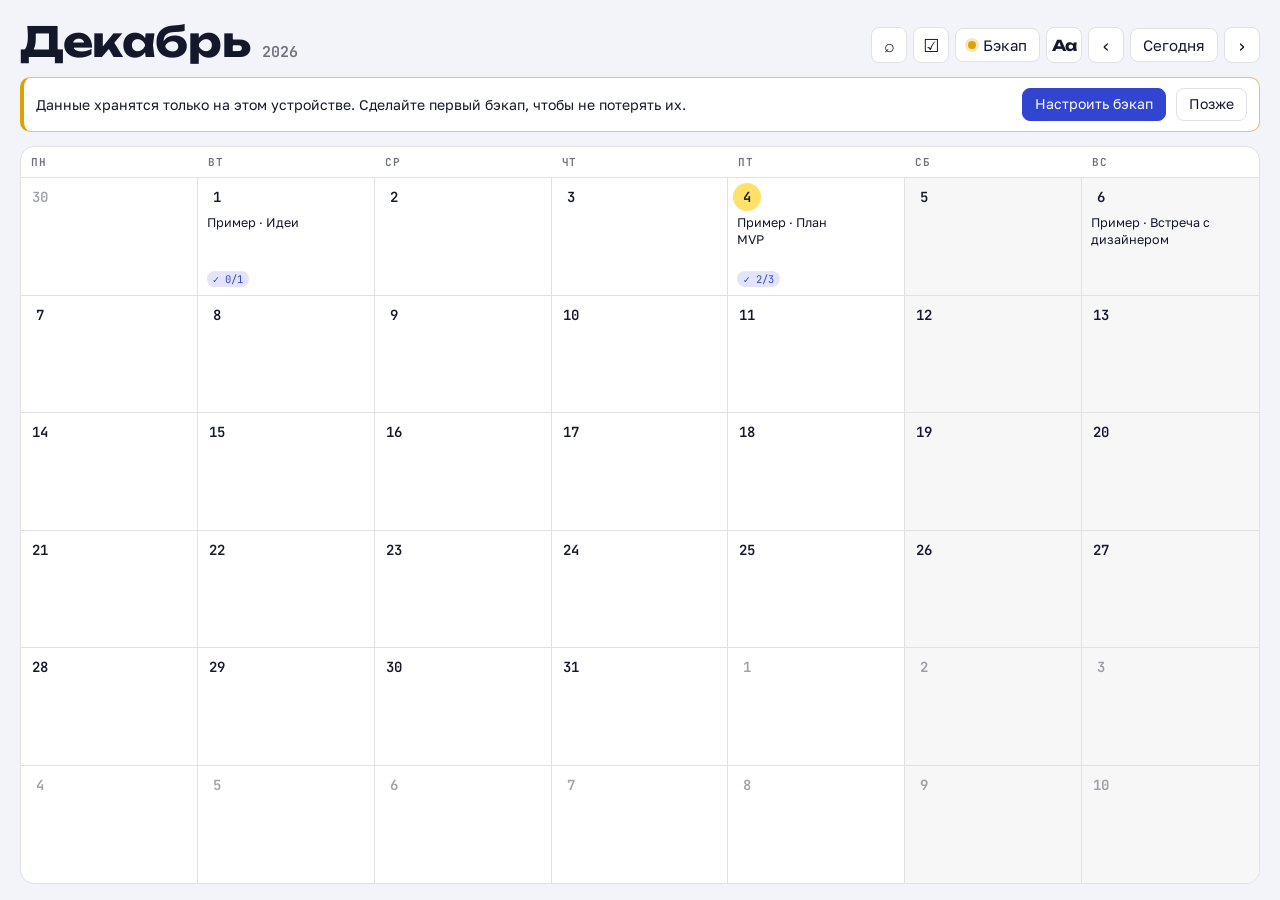
<file: index.html>
<!doctype html>
<html lang="ru">
<head>
<meta charset="utf-8">
<meta name="viewport" content="width=device-width,initial-scale=1,viewport-fit=cover">
<!-- Приложение не обращается ни к каким внешним серверам: это гарантирует политика ниже. -->
<meta http-equiv="Content-Security-Policy" content="default-src 'self'; script-src 'self'; style-src 'self' 'unsafe-inline'; img-src 'self' blob: data:; media-src 'self' blob: data:; font-src 'self'; connect-src 'self' blob: data:; worker-src 'self'; frame-src 'none'; object-src 'none'; base-uri 'none'; form-action 'none'">
<meta name="referrer" content="no-referrer">
<title>myDay</title>
<meta name="description" content="Календарь со свободным холстом для каждого дня. Все данные хранятся только на вашем устройстве.">
<meta name="theme-color" content="#f3f4f9" media="(prefers-color-scheme: light)">
<meta name="theme-color" content="#10121b" media="(prefers-color-scheme: dark)">
<meta name="apple-mobile-web-app-capable" content="yes">
<meta name="mobile-web-app-capable" content="yes">
<meta name="apple-mobile-web-app-title" content="myDay">
<link rel="manifest" href="manifest.webmanifest">
<link rel="icon" href="icons/icon.svg" type="image/svg+xml">
<link rel="apple-touch-icon" href="icons/icon-180.png">
<link rel="stylesheet" href="css/fonts.css">
<link rel="stylesheet" href="css/app.css">
<style id="themeVars"></style>
</head>
<body>
<div class="app" id="app">
  <header class="top">
    <div class="month"><h1 id="mName">Октябрь</h1><span class="yr" id="mYear">2026</span></div>
    <div class="nav">
      <span class="hint" id="modeHint"></span>
      <button class="btn icon" id="srchOpen" aria-label="Поиск" title="Поиск (Ctrl+K или /)">⌕</button>
      <button class="btn icon" id="tasksOpen" aria-label="Незавершённые задачи" title="Незавершённые задачи">☑</button>
      <button class="btn icon" id="lockNow" aria-label="Заблокировать" title="Заблокировать" hidden>🔒</button>
      <button class="btn bkbtn" id="bkOpen" title="Данные и бэкап"><span class="bdot"></span>Бэкап</button>
      <button class="btn icon aa" id="setOpen" aria-label="Оформление" title="Оформление">Аа</button>
      <button class="btn icon" id="prev" aria-label="Предыдущий месяц">‹</button>
      <button class="btn" id="today">Сегодня</button>
      <button class="btn icon" id="next" aria-label="Следующий месяц">›</button>
    </div>
  </header>
  <div class="banner" id="banner" hidden role="status"></div>
  <div class="memo" id="memo" hidden></div>
  <section class="cal" aria-label="Календарь">
    <div class="wk"><span>Пн</span><span>Вт</span><span>Ср</span><span>Чт</span><span>Пт</span><span>Сб</span><span>Вс</span></div>
    <div class="grid" id="grid"></div>
  </section>
</div>

<div class="ws" id="ws" hidden role="dialog" aria-modal="true" aria-label="Рабочее пространство дня">
  <div class="wsbar">
    <button class="btn" id="back">←<span class="backlbl"> Календарь</span></button>
    <div class="wshead">
      <span class="wsdate" id="wsDate"></span>
      <input class="wstitle" id="wsTitle" placeholder="Название дня" aria-label="Название дня">
    </div>
    <button class="btn daybtn" id="dayBtn" aria-label="Настроение, цвет дня и привычки" title="Настроение, цвет дня и привычки">☺</button>
    <span class="status" id="status"></span>
    <button class="btn icon" id="srchOpen2" aria-label="Поиск" title="Поиск (Ctrl+K или /)">⌕</button>
    <button class="btn icon" id="shareBtn" aria-label="Поделиться днём" title="Поделиться днём">↗</button>
    <button class="btn icon bkbtn" id="bkOpen2" aria-label="Данные и бэкап" title="Данные и бэкап"><span class="bdot"></span>⛁</button>
    <button class="btn icon aa" id="setOpen2" aria-label="Оформление" title="Оформление">Аа</button>
    <button class="btn icon" id="dPrev" aria-label="Предыдущий день">‹</button>
    <button class="btn icon" id="dNext" aria-label="Следующий день">›</button>
    <button class="btn icon" id="wsMore" aria-label="Ещё" title="Ещё">⋯</button>
  </div>
  <div class="board" id="board">
    <div class="plane" id="plane"></div>
    <div class="dock">
      <div class="grp">
        <button id="lyrBtn" aria-label="Слои" title="Слои (L)">☰</button>
        <button id="selBtn" aria-label="Выделение рамкой" title="Выделение рамкой (V или Shift + перетаскивание)">⬚</button>
        <button id="drawBtn" aria-label="Рисование" title="Рисование (P)">✎</button>
      </div>
      <div class="grp">
        <button id="undoBtn" aria-label="Отменить" title="Отменить (Ctrl+Z)" disabled>↶</button>
        <button id="redoBtn" aria-label="Повторить" title="Повторить (Ctrl+Shift+Z)" disabled>↷</button>
      </div>
      <div class="grp zgrp">
        <button id="zOut" aria-label="Уменьшить">−</button>
        <button id="zoomv" aria-label="Масштаб 100%">100%</button>
        <button id="zIn" aria-label="Увеличить">+</button>
        <button id="zFit" aria-label="Показать всё" title="Показать всё">⤢</button>
      </div>
      <button class="fab" id="fab" aria-label="Добавить">+</button>
    </div>
  </div>
</div>
<input type="file" id="fileIn" multiple class="sr" tabindex="-1" aria-hidden="true">
<input type="file" id="audioIn" multiple accept="audio/*,.mp3,.m4a,.wav,.ogg,.oga,.opus,.aac,.flac" class="sr" tabindex="-1" aria-hidden="true">
<input type="file" id="camIn" accept="image/*" capture="environment" class="sr" tabindex="-1" aria-hidden="true">
<input type="file" id="shareIn" accept=".mydayshare" class="sr" tabindex="-1" aria-hidden="true">
<input type="file" id="stickIn" accept="image/*,.heic,.heif" class="sr" tabindex="-1" aria-hidden="true">
<div class="lock" id="lock" hidden>
  <form class="lockbox" id="lockForm" autocomplete="off">
    <img src="icons/icon.svg" alt="" width="56" height="56">
    <h2>myDay</h2>
    <p id="lockMsg">Введите PIN-код</p>
    <input class="inp" id="lockIn" type="password" autocomplete="current-password" aria-label="PIN-код">
    <button class="btn primary" type="submit" id="lockGo">Открыть</button>
    <button class="btn" type="button" id="lockBio" hidden>Войти по Face ID / Touch ID</button>
    <p class="bkerr" id="lockErr" role="alert"></p>
    <button type="button" class="linkbtn" id="lockForgot">Забыли код?</button>
    <div class="lockreset" id="lockReset" hidden>
      <p>Код не хранится нигде, поэтому восстановить его нельзя. Можно стереть приложение на этом устройстве и вернуть данные из бэкапа — он открывается своим паролем бэкапа.</p>
      <input class="inp" id="wipeIn" placeholder="Введите СТЕРЕТЬ" autocomplete="off" aria-label="Подтверждение: введите СТЕРЕТЬ">
      <button class="btn danger" type="button" id="lockWipe">Стереть все данные на устройстве</button>
    </div>
  </form>
</div>
<div class="drop" id="drop" hidden>Отпустите — файл встанет сюда</div>

<script type="module" src="js/app.js"></script>
</body>
</html>
</file>
<file: css/fonts.css>
/* Шрифты лежат внутри приложения: никаких запросов к внешним серверам. Лицензия SIL OFL 1.1 */
@font-face {
  font-family: 'Golos Text';
  font-style: normal;
  font-display: swap;
  font-weight: 400;
  src: url(../fonts/golos-text-cyrillic-400-normal.woff2) format('woff2');
  unicode-range: U+0301,U+0400-045F,U+0490-0491,U+04B0-04B1,U+2116;
}
@font-face {
  font-family: 'Golos Text';
  font-style: normal;
  font-display: swap;
  font-weight: 400;
  src: url(../fonts/golos-text-latin-400-normal.woff2) format('woff2');
  unicode-range: U+0000-00FF,U+0131,U+0152-0153,U+02BB-02BC,U+02C6,U+02DA,U+02DC,U+0304,U+0308,U+0329,U+2000-206F,U+20AC,U+2122,U+2191,U+2193,U+2212,U+2215,U+FEFF,U+FFFD;
}
@font-face {
  font-family: 'Golos Text';
  font-style: normal;
  font-display: swap;
  font-weight: 500;
  src: url(../fonts/golos-text-cyrillic-500-normal.woff2) format('woff2');
  unicode-range: U+0301,U+0400-045F,U+0490-0491,U+04B0-04B1,U+2116;
}
@font-face {
  font-family: 'Golos Text';
  font-style: normal;
  font-display: swap;
  font-weight: 500;
  src: url(../fonts/golos-text-latin-500-normal.woff2) format('woff2');
  unicode-range: U+0000-00FF,U+0131,U+0152-0153,U+02BB-02BC,U+02C6,U+02DA,U+02DC,U+0304,U+0308,U+0329,U+2000-206F,U+20AC,U+2122,U+2191,U+2193,U+2212,U+2215,U+FEFF,U+FFFD;
}
@font-face {
  font-family: 'Golos Text';
  font-style: normal;
  font-display: swap;
  font-weight: 600;
  src: url(../fonts/golos-text-cyrillic-600-normal.woff2) format('woff2');
  unicode-range: U+0301,U+0400-045F,U+0490-0491,U+04B0-04B1,U+2116;
}
@font-face {
  font-family: 'Golos Text';
  font-style: normal;
  font-display: swap;
  font-weight: 600;
  src: url(../fonts/golos-text-latin-600-normal.woff2) format('woff2');
  unicode-range: U+0000-00FF,U+0131,U+0152-0153,U+02BB-02BC,U+02C6,U+02DA,U+02DC,U+0304,U+0308,U+0329,U+2000-206F,U+20AC,U+2122,U+2191,U+2193,U+2212,U+2215,U+FEFF,U+FFFD;
}
@font-face {
  font-family: 'Unbounded';
  font-style: normal;
  font-display: swap;
  font-weight: 500;
  src: url(../fonts/unbounded-cyrillic-500-normal.woff2) format('woff2');
  unicode-range: U+0301,U+0400-045F,U+0490-0491,U+04B0-04B1,U+2116;
}
@font-face {
  font-family: 'Unbounded';
  font-style: normal;
  font-display: swap;
  font-weight: 500;
  src: url(../fonts/unbounded-latin-500-normal.woff2) format('woff2');
  unicode-range: U+0000-00FF,U+0131,U+0152-0153,U+02BB-02BC,U+02C6,U+02DA,U+02DC,U+0304,U+0308,U+0329,U+2000-206F,U+20AC,U+2122,U+2191,U+2193,U+2212,U+2215,U+FEFF,U+FFFD;
}
@font-face {
  font-family: 'Unbounded';
  font-style: normal;
  font-display: swap;
  font-weight: 700;
  src: url(../fonts/unbounded-cyrillic-700-normal.woff2) format('woff2');
  unicode-range: U+0301,U+0400-045F,U+0490-0491,U+04B0-04B1,U+2116;
}
@font-face {
  font-family: 'Unbounded';
  font-style: normal;
  font-display: swap;
  font-weight: 700;
  src: url(../fonts/unbounded-latin-700-normal.woff2) format('woff2');
  unicode-range: U+0000-00FF,U+0131,U+0152-0153,U+02BB-02BC,U+02C6,U+02DA,U+02DC,U+0304,U+0308,U+0329,U+2000-206F,U+20AC,U+2122,U+2191,U+2193,U+2212,U+2215,U+FEFF,U+FFFD;
}
@font-face {
  font-family: 'JetBrains Mono';
  font-style: normal;
  font-display: swap;
  font-weight: 400;
  src: url(../fonts/jetbrains-mono-cyrillic-400-normal.woff2) format('woff2');
  unicode-range: U+0301,U+0400-045F,U+0490-0491,U+04B0-04B1,U+2116;
}
@font-face {
  font-family: 'JetBrains Mono';
  font-style: normal;
  font-display: swap;
  font-weight: 400;
  src: url(../fonts/jetbrains-mono-latin-400-normal.woff2) format('woff2');
  unicode-range: U+0000-00FF,U+0131,U+0152-0153,U+02BB-02BC,U+02C6,U+02DA,U+02DC,U+0304,U+0308,U+0329,U+2000-206F,U+20AC,U+2122,U+2191,U+2193,U+2212,U+2215,U+FEFF,U+FFFD;
}
@font-face {
  font-family: 'JetBrains Mono';
  font-style: normal;
  font-display: swap;
  font-weight: 600;
  src: url(../fonts/jetbrains-mono-cyrillic-600-normal.woff2) format('woff2');
  unicode-range: U+0301,U+0400-045F,U+0490-0491,U+04B0-04B1,U+2116;
}
@font-face {
  font-family: 'JetBrains Mono';
  font-style: normal;
  font-display: swap;
  font-weight: 600;
  src: url(../fonts/jetbrains-mono-latin-600-normal.woff2) format('woff2');
  unicode-range: U+0000-00FF,U+0131,U+0152-0153,U+02BB-02BC,U+02C6,U+02DA,U+02DC,U+0304,U+0308,U+0329,U+2000-206F,U+20AC,U+2122,U+2191,U+2193,U+2212,U+2215,U+FEFF,U+FFFD;
}
@font-face {
  font-family: 'Manrope';
  font-style: normal;
  font-display: swap;
  font-weight: 400;
  src: url(../fonts/manrope-cyrillic-400-normal.woff2) format('woff2');
  unicode-range: U+0301,U+0400-045F,U+0490-0491,U+04B0-04B1,U+2116;
}
@font-face {
  font-family: 'Manrope';
  font-style: normal;
  font-display: swap;
  font-weight: 400;
  src: url(../fonts/manrope-latin-400-normal.woff2) format('woff2');
  unicode-range: U+0000-00FF,U+0131,U+0152-0153,U+02BB-02BC,U+02C6,U+02DA,U+02DC,U+0304,U+0308,U+0329,U+2000-206F,U+20AC,U+2122,U+2191,U+2193,U+2212,U+2215,U+FEFF,U+FFFD;
}
@font-face {
  font-family: 'Manrope';
  font-style: normal;
  font-display: swap;
  font-weight: 600;
  src: url(../fonts/manrope-cyrillic-600-normal.woff2) format('woff2');
  unicode-range: U+0301,U+0400-045F,U+0490-0491,U+04B0-04B1,U+2116;
}
@font-face {
  font-family: 'Manrope';
  font-style: normal;
  font-display: swap;
  font-weight: 600;
  src: url(../fonts/manrope-latin-600-normal.woff2) format('woff2');
  unicode-range: U+0000-00FF,U+0131,U+0152-0153,U+02BB-02BC,U+02C6,U+02DA,U+02DC,U+0304,U+0308,U+0329,U+2000-206F,U+20AC,U+2122,U+2191,U+2193,U+2212,U+2215,U+FEFF,U+FFFD;
}
@font-face {
  font-family: 'Manrope';
  font-style: normal;
  font-display: swap;
  font-weight: 700;
  src: url(../fonts/manrope-cyrillic-700-normal.woff2) format('woff2');
  unicode-range: U+0301,U+0400-045F,U+0490-0491,U+04B0-04B1,U+2116;
}
@font-face {
  font-family: 'Manrope';
  font-style: normal;
  font-display: swap;
  font-weight: 700;
  src: url(../fonts/manrope-latin-700-normal.woff2) format('woff2');
  unicode-range: U+0000-00FF,U+0131,U+0152-0153,U+02BB-02BC,U+02C6,U+02DA,U+02DC,U+0304,U+0308,U+0329,U+2000-206F,U+20AC,U+2122,U+2191,U+2193,U+2212,U+2215,U+FEFF,U+FFFD;
}
@font-face {
  font-family: 'Lora';
  font-style: normal;
  font-display: swap;
  font-weight: 400;
  src: url(../fonts/lora-cyrillic-400-normal.woff2) format('woff2');
  unicode-range: U+0301,U+0400-045F,U+0490-0491,U+04B0-04B1,U+2116;
}
@font-face {
  font-family: 'Lora';
  font-style: normal;
  font-display: swap;
  font-weight: 400;
  src: url(../fonts/lora-latin-400-normal.woff2) format('woff2');
  unicode-range: U+0000-00FF,U+0131,U+0152-0153,U+02BB-02BC,U+02C6,U+02DA,U+02DC,U+0304,U+0308,U+0329,U+2000-206F,U+20AC,U+2122,U+2191,U+2193,U+2212,U+2215,U+FEFF,U+FFFD;
}
@font-face {
  font-family: 'Lora';
  font-style: normal;
  font-display: swap;
  font-weight: 600;
  src: url(../fonts/lora-cyrillic-600-normal.woff2) format('woff2');
  unicode-range: U+0301,U+0400-045F,U+0490-0491,U+04B0-04B1,U+2116;
}
@font-face {
  font-family: 'Lora';
  font-style: normal;
  font-display: swap;
  font-weight: 600;
  src: url(../fonts/lora-latin-600-normal.woff2) format('woff2');
  unicode-range: U+0000-00FF,U+0131,U+0152-0153,U+02BB-02BC,U+02C6,U+02DA,U+02DC,U+0304,U+0308,U+0329,U+2000-206F,U+20AC,U+2122,U+2191,U+2193,U+2212,U+2215,U+FEFF,U+FFFD;
}
@font-face {
  font-family: 'Lora';
  font-style: italic;
  font-display: swap;
  font-weight: 400;
  src: url(../fonts/lora-cyrillic-400-italic.woff2) format('woff2');
  unicode-range: U+0301,U+0400-045F,U+0490-0491,U+04B0-04B1,U+2116;
}
@font-face {
  font-family: 'Lora';
  font-style: italic;
  font-display: swap;
  font-weight: 400;
  src: url(../fonts/lora-latin-400-italic.woff2) format('woff2');
  unicode-range: U+0000-00FF,U+0131,U+0152-0153,U+02BB-02BC,U+02C6,U+02DA,U+02DC,U+0304,U+0308,U+0329,U+2000-206F,U+20AC,U+2122,U+2191,U+2193,U+2212,U+2215,U+FEFF,U+FFFD;
}
@font-face {
  font-family: 'Playfair Display';
  font-style: normal;
  font-display: swap;
  font-weight: 500;
  src: url(../fonts/playfair-display-cyrillic-500-normal.woff2) format('woff2');
  unicode-range: U+0301,U+0400-045F,U+0490-0491,U+04B0-04B1,U+2116;
}
@font-face {
  font-family: 'Playfair Display';
  font-style: normal;
  font-display: swap;
  font-weight: 500;
  src: url(../fonts/playfair-display-latin-500-normal.woff2) format('woff2');
  unicode-range: U+0000-00FF,U+0131,U+0152-0153,U+02BB-02BC,U+02C6,U+02DA,U+02DC,U+0304,U+0308,U+0329,U+2000-206F,U+20AC,U+2122,U+2191,U+2193,U+2212,U+2215,U+FEFF,U+FFFD;
}
@font-face {
  font-family: 'Playfair Display';
  font-style: normal;
  font-display: swap;
  font-weight: 700;
  src: url(../fonts/playfair-display-cyrillic-700-normal.woff2) format('woff2');
  unicode-range: U+0301,U+0400-045F,U+0490-0491,U+04B0-04B1,U+2116;
}
@font-face {
  font-family: 'Playfair Display';
  font-style: normal;
  font-display: swap;
  font-weight: 700;
  src: url(../fonts/playfair-display-latin-700-normal.woff2) format('woff2');
  unicode-range: U+0000-00FF,U+0131,U+0152-0153,U+02BB-02BC,U+02C6,U+02DA,U+02DC,U+0304,U+0308,U+0329,U+2000-206F,U+20AC,U+2122,U+2191,U+2193,U+2212,U+2215,U+FEFF,U+FFFD;
}
@font-face {
  font-family: 'Cormorant Garamond';
  font-style: normal;
  font-display: swap;
  font-weight: 500;
  src: url(../fonts/cormorant-garamond-cyrillic-500-normal.woff2) format('woff2');
  unicode-range: U+0301,U+0400-045F,U+0490-0491,U+04B0-04B1,U+2116;
}
@font-face {
  font-family: 'Cormorant Garamond';
  font-style: normal;
  font-display: swap;
  font-weight: 500;
  src: url(../fonts/cormorant-garamond-latin-500-normal.woff2) format('woff2');
  unicode-range: U+0000-00FF,U+0131,U+0152-0153,U+02BB-02BC,U+02C6,U+02DA,U+02DC,U+0304,U+0308,U+0329,U+2000-206F,U+20AC,U+2122,U+2191,U+2193,U+2212,U+2215,U+FEFF,U+FFFD;
}
@font-face {
  font-family: 'Cormorant Garamond';
  font-style: normal;
  font-display: swap;
  font-weight: 600;
  src: url(../fonts/cormorant-garamond-cyrillic-600-normal.woff2) format('woff2');
  unicode-range: U+0301,U+0400-045F,U+0490-0491,U+04B0-04B1,U+2116;
}
@font-face {
  font-family: 'Cormorant Garamond';
  font-style: normal;
  font-display: swap;
  font-weight: 600;
  src: url(../fonts/cormorant-garamond-latin-600-normal.woff2) format('woff2');
  unicode-range: U+0000-00FF,U+0131,U+0152-0153,U+02BB-02BC,U+02C6,U+02DA,U+02DC,U+0304,U+0308,U+0329,U+2000-206F,U+20AC,U+2122,U+2191,U+2193,U+2212,U+2215,U+FEFF,U+FFFD;
}
@font-face {
  font-family: 'Cormorant Garamond';
  font-style: normal;
  font-display: swap;
  font-weight: 700;
  src: url(../fonts/cormorant-garamond-cyrillic-700-normal.woff2) format('woff2');
  unicode-range: U+0301,U+0400-045F,U+0490-0491,U+04B0-04B1,U+2116;
}
@font-face {
  font-family: 'Cormorant Garamond';
  font-style: normal;
  font-display: swap;
  font-weight: 700;
  src: url(../fonts/cormorant-garamond-latin-700-normal.woff2) format('woff2');
  unicode-range: U+0000-00FF,U+0131,U+0152-0153,U+02BB-02BC,U+02C6,U+02DA,U+02DC,U+0304,U+0308,U+0329,U+2000-206F,U+20AC,U+2122,U+2191,U+2193,U+2212,U+2215,U+FEFF,U+FFFD;
}
@font-face {
  font-family: 'Yeseva One';
  font-style: normal;
  font-display: swap;
  font-weight: 400;
  src: url(../fonts/yeseva-one-cyrillic-400-normal.woff2) format('woff2');
  unicode-range: U+0301,U+0400-045F,U+0490-0491,U+04B0-04B1,U+2116;
}
@font-face {
  font-family: 'Yeseva One';
  font-style: normal;
  font-display: swap;
  font-weight: 400;
  src: url(../fonts/yeseva-one-latin-400-normal.woff2) format('woff2');
  unicode-range: U+0000-00FF,U+0131,U+0152-0153,U+02BB-02BC,U+02C6,U+02DA,U+02DC,U+0304,U+0308,U+0329,U+2000-206F,U+20AC,U+2122,U+2191,U+2193,U+2212,U+2215,U+FEFF,U+FFFD;
}
@font-face {
  font-family: 'Comfortaa';
  font-style: normal;
  font-display: swap;
  font-weight: 400;
  src: url(../fonts/comfortaa-cyrillic-400-normal.woff2) format('woff2');
  unicode-range: U+0301,U+0400-045F,U+0490-0491,U+04B0-04B1,U+2116;
}
@font-face {
  font-family: 'Comfortaa';
  font-style: normal;
  font-display: swap;
  font-weight: 400;
  src: url(../fonts/comfortaa-latin-400-normal.woff2) format('woff2');
  unicode-range: U+0000-00FF,U+0131,U+0152-0153,U+02BB-02BC,U+02C6,U+02DA,U+02DC,U+0304,U+0308,U+0329,U+2000-206F,U+20AC,U+2122,U+2191,U+2193,U+2212,U+2215,U+FEFF,U+FFFD;
}
@font-face {
  font-family: 'Comfortaa';
  font-style: normal;
  font-display: swap;
  font-weight: 600;
  src: url(../fonts/comfortaa-cyrillic-600-normal.woff2) format('woff2');
  unicode-range: U+0301,U+0400-045F,U+0490-0491,U+04B0-04B1,U+2116;
}
@font-face {
  font-family: 'Comfortaa';
  font-style: normal;
  font-display: swap;
  font-weight: 600;
  src: url(../fonts/comfortaa-latin-600-normal.woff2) format('woff2');
  unicode-range: U+0000-00FF,U+0131,U+0152-0153,U+02BB-02BC,U+02C6,U+02DA,U+02DC,U+0304,U+0308,U+0329,U+2000-206F,U+20AC,U+2122,U+2191,U+2193,U+2212,U+2215,U+FEFF,U+FFFD;
}
@font-face {
  font-family: 'Comfortaa';
  font-style: normal;
  font-display: swap;
  font-weight: 700;
  src: url(../fonts/comfortaa-cyrillic-700-normal.woff2) format('woff2');
  unicode-range: U+0301,U+0400-045F,U+0490-0491,U+04B0-04B1,U+2116;
}
@font-face {
  font-family: 'Comfortaa';
  font-style: normal;
  font-display: swap;
  font-weight: 700;
  src: url(../fonts/comfortaa-latin-700-normal.woff2) format('woff2');
  unicode-range: U+0000-00FF,U+0131,U+0152-0153,U+02BB-02BC,U+02C6,U+02DA,U+02DC,U+0304,U+0308,U+0329,U+2000-206F,U+20AC,U+2122,U+2191,U+2193,U+2212,U+2215,U+FEFF,U+FFFD;
}
@font-face {
  font-family: 'Caveat';
  font-style: normal;
  font-display: swap;
  font-weight: 500;
  src: url(../fonts/caveat-cyrillic-500-normal.woff2) format('woff2');
  unicode-range: U+0301,U+0400-045F,U+0490-0491,U+04B0-04B1,U+2116;
}
@font-face {
  font-family: 'Caveat';
  font-style: normal;
  font-display: swap;
  font-weight: 500;
  src: url(../fonts/caveat-latin-500-normal.woff2) format('woff2');
  unicode-range: U+0000-00FF,U+0131,U+0152-0153,U+02BB-02BC,U+02C6,U+02DA,U+02DC,U+0304,U+0308,U+0329,U+2000-206F,U+20AC,U+2122,U+2191,U+2193,U+2212,U+2215,U+FEFF,U+FFFD;
}
@font-face {
  font-family: 'Caveat';
  font-style: normal;
  font-display: swap;
  font-weight: 700;
  src: url(../fonts/caveat-cyrillic-700-normal.woff2) format('woff2');
  unicode-range: U+0301,U+0400-045F,U+0490-0491,U+04B0-04B1,U+2116;
}
@font-face {
  font-family: 'Caveat';
  font-style: normal;
  font-display: swap;
  font-weight: 700;
  src: url(../fonts/caveat-latin-700-normal.woff2) format('woff2');
  unicode-range: U+0000-00FF,U+0131,U+0152-0153,U+02BB-02BC,U+02C6,U+02DA,U+02DC,U+0304,U+0308,U+0329,U+2000-206F,U+20AC,U+2122,U+2191,U+2193,U+2212,U+2215,U+FEFF,U+FFFD;
}
@font-face {
  font-family: 'Marck Script';
  font-style: normal;
  font-display: swap;
  font-weight: 400;
  src: url(../fonts/marck-script-cyrillic-400-normal.woff2) format('woff2');
  unicode-range: U+0301,U+0400-045F,U+0490-0491,U+04B0-04B1,U+2116;
}
@font-face {
  font-family: 'Marck Script';
  font-style: normal;
  font-display: swap;
  font-weight: 400;
  src: url(../fonts/marck-script-latin-400-normal.woff2) format('woff2');
  unicode-range: U+0000-00FF,U+0131,U+0152-0153,U+02BB-02BC,U+02C6,U+02DA,U+02DC,U+0304,U+0308,U+0329,U+2000-206F,U+20AC,U+2122,U+2191,U+2193,U+2212,U+2215,U+FEFF,U+FFFD;
}
@font-face {
  font-family: 'Amatic SC';
  font-style: normal;
  font-display: swap;
  font-weight: 400;
  src: url(../fonts/amatic-sc-cyrillic-400-normal.woff2) format('woff2');
  unicode-range: U+0301,U+0400-045F,U+0490-0491,U+04B0-04B1,U+2116;
}
@font-face {
  font-family: 'Amatic SC';
  font-style: normal;
  font-display: swap;
  font-weight: 400;
  src: url(../fonts/amatic-sc-latin-400-normal.woff2) format('woff2');
  unicode-range: U+0000-00FF,U+0131,U+0152-0153,U+02BB-02BC,U+02C6,U+02DA,U+02DC,U+0304,U+0308,U+0329,U+2000-206F,U+20AC,U+2122,U+2191,U+2193,U+2212,U+2215,U+FEFF,U+FFFD;
}
@font-face {
  font-family: 'Amatic SC';
  font-style: normal;
  font-display: swap;
  font-weight: 700;
  src: url(../fonts/amatic-sc-cyrillic-700-normal.woff2) format('woff2');
  unicode-range: U+0301,U+0400-045F,U+0490-0491,U+04B0-04B1,U+2116;
}
@font-face {
  font-family: 'Amatic SC';
  font-style: normal;
  font-display: swap;
  font-weight: 700;
  src: url(../fonts/amatic-sc-latin-700-normal.woff2) format('woff2');
  unicode-range: U+0000-00FF,U+0131,U+0152-0153,U+02BB-02BC,U+02C6,U+02DA,U+02DC,U+0304,U+0308,U+0329,U+2000-206F,U+20AC,U+2122,U+2191,U+2193,U+2212,U+2215,U+FEFF,U+FFFD;
}
</file>
<file: css/app.css>
/* Layout: month grid fills the screen; a day opens as an endless dotted canvas you pan and arrange freely */
/* Base palette = "Кобальт". The viewer's chosen palette is written into #themeVars at runtime;
   derived tones (lines, muted text, soft accent) are mixed from the five base colors so every palette stays coherent. */
:root{
  --paper:#f3f4f9; --sheet:#ffffff; --ink:#15182a; --accent:#3245d1; --on-accent:#ffffff; --mark:#ffe169; --on-mark:#1f1a00;
  --danger:#c0392b; --shadow:rgba(20,24,60,.08);
  --n-y:#fff6c9; --n-b:#e3ecff; --n-g:#ddf4e4; --n-p:#fde4ee; --n-o:#ffe6cc; --n-r:#fde0de; --n-v:#ebe3ff; --n-t:#d5f2ee; --n-k:#262a36; --n-kf:#f4f5fa;
  --muted:color-mix(in srgb,var(--ink) 62%,var(--sheet));
  --line:color-mix(in srgb,var(--ink) 13%,var(--sheet));
  --accent-soft:color-mix(in srgb,var(--accent) 14%,var(--sheet));
  --weekend:color-mix(in srgb,var(--ink) 3.5%,var(--sheet));
  --dot:color-mix(in srgb,var(--ink) 22%,var(--paper));
  --f-display:"Unbounded","Golos Text",system-ui,sans-serif; --k-display:1;
  --f-body:"Golos Text",system-ui,-apple-system,"Segoe UI",sans-serif; --k-body:1;
  --f-mono:"JetBrains Mono",ui-monospace,Menlo,Consolas,monospace;
}
@media (prefers-color-scheme: dark){:root:not([data-theme="light"]){
  --paper:#10121b; --sheet:#1a1d2a; --ink:#e7e9f3; --accent:#8292ff; --on-accent:#10121b; --mark:#e9c94b;
  --danger:#ef6b5b; --shadow:rgba(0,0,0,.35);
  --n-y:#3b3720; --n-b:#1f2a47; --n-g:#1c3428; --n-p:#3a2230; --n-o:#41290f; --n-r:#46201f; --n-v:#2d2448; --n-t:#123a36; --n-k:#e8eaf2; --n-kf:#14161f; color-scheme:dark }}
:root[data-theme="dark"]{
  --paper:#10121b; --sheet:#1a1d2a; --ink:#e7e9f3; --accent:#8292ff; --on-accent:#10121b; --mark:#e9c94b;
  --danger:#ef6b5b; --shadow:rgba(0,0,0,.35);
  --n-y:#3b3720; --n-b:#1f2a47; --n-g:#1c3428; --n-p:#3a2230; --n-o:#41290f; --n-r:#46201f; --n-v:#2d2448; --n-t:#123a36; --n-k:#e8eaf2; --n-kf:#14161f; color-scheme:dark }

[hidden]{display:none!important}
html,body{height:100%}
body{background:var(--paper);color:var(--ink);font:calc(15px * var(--k-body))/1.5 var(--f-body);transition:background .25s,color .25s;
  padding-left:max(16px,env(safe-area-inset-left,0px));padding-right:max(16px,env(safe-area-inset-right,0px))}
button{font:inherit;color:inherit;cursor:pointer}
:focus-visible{outline:2px solid var(--accent);outline-offset:2px}

.app{display:flex;flex-direction:column;height:100%;max-width:1240px;margin:0 auto;padding-block:20px 16px;gap:14px}
.top{display:flex;align-items:flex-end;justify-content:space-between;gap:12px;flex-wrap:wrap}
.month{display:flex;align-items:baseline;gap:12px;min-width:0}
.month h1{margin:0;font:700 calc(clamp(28px,5vw,46px) * var(--k-display))/1.05 var(--f-display);letter-spacing:-.01em}
.month .yr{font:600 15px var(--f-mono);color:var(--muted)}
.nav{display:flex;gap:6px;align-items:center}
.btn{border:1px solid var(--line);background:var(--sheet);border-radius:8px;padding:7px 12px;line-height:1.2}
.btn:hover{border-color:var(--accent)}
.btn.icon{width:36px;height:36px;padding:0;display:grid;place-items:center;font-size:18px;flex:none}
.hint{font-size:13px;color:var(--muted)}

.cal{flex:1;min-height:0;display:grid;grid-template-rows:auto 1fr;border:1px solid var(--line);border-radius:14px;background:var(--sheet);overflow:hidden}
.wk{display:grid;grid-template-columns:repeat(7,minmax(0,1fr));border-bottom:1px solid var(--line)}
.wk span{padding:8px 10px;font:600 11px var(--f-mono);letter-spacing:.08em;text-transform:uppercase;color:var(--muted)}
.grid{display:grid;grid-template-columns:repeat(7,minmax(0,1fr));grid-template-rows:repeat(6,minmax(84px,1fr))}
.cell{position:relative;border:0;border-right:1px solid var(--line);border-bottom:1px solid var(--line);background:transparent;text-align:left;
  padding:8px 9px;display:flex;flex-direction:column;gap:4px;min-width:0;overflow:hidden;transition:background .12s}
.cell:nth-child(7n){border-right:0}
.cell:nth-last-child(-n+7){border-bottom:0}
.cell.we{background:var(--weekend)}
.cell:hover{background:var(--accent-soft)}
.cell.out .num,.cell.out .peek{opacity:.4}
.num{font:600 14px var(--f-mono);font-variant-numeric:tabular-nums;width:28px;height:28px;display:grid;place-items:center;border-radius:50%;margin:-3px 0 0 -4px}
.cell.today .num{background:var(--mark);color:var(--on-mark)}
.peek{font-size:12.5px;line-height:1.3;display:-webkit-box;-webkit-line-clamp:2;-webkit-box-orient:vertical;overflow:hidden;word-break:break-word;padding-right:38px}
.chips{display:flex;gap:4px;flex-wrap:wrap;margin-top:auto}
.chip{font:500 10.5px var(--f-mono);padding:1px 6px;border-radius:99px;background:var(--accent-soft);color:var(--accent);white-space:nowrap}
.thumb{position:absolute;right:7px;top:7px;width:34px;height:34px;border-radius:6px;object-fit:cover;border:1px solid var(--line)}
@media (max-width:640px){
  .grid{grid-template-rows:repeat(6,minmax(58px,1fr))}
  .peek,.chips,.thumb{display:none}
  .cell{align-items:center;padding:6px 2px}
  .num{margin:0}
  .cell.filled::after{content:"";width:6px;height:6px;border-radius:50%;background:var(--accent);margin-top:2px}
}

/* ----- workspace ----- */
.ws{position:fixed;inset:0;z-index:20;display:flex;flex-direction:column;background:var(--paper)}
.wsbar{flex:none;background:var(--paper);border-bottom:1px solid var(--line);z-index:3;
  padding-top:calc(8px + env(safe-area-inset-top,0px));padding-bottom:8px;
  padding-left:max(16px,env(safe-area-inset-left,0px));padding-right:max(16px,env(safe-area-inset-right,0px));
  display:flex;align-items:center;gap:10px}
.wshead{flex:1;min-width:0;display:flex;flex-direction:column}
.wsdate{font:600 11.5px var(--f-mono);color:var(--muted);white-space:nowrap;overflow:hidden;text-overflow:ellipsis;letter-spacing:.02em}
.wstitle{width:100%;border:0;background:transparent;font:600 calc(18px * var(--k-display))/1.3 var(--f-display);color:var(--ink);padding:0;outline:none}
.wstitle::placeholder{color:var(--muted);opacity:.7}
.status{font-size:12px;color:var(--muted);white-space:nowrap}
.status.err{color:var(--danger)}
@media (max-width:640px){.status{display:none}.backlbl{display:none}}

.board{position:relative;flex:1;min-height:0;overflow:hidden;touch-action:none;cursor:grab;user-select:none;-webkit-user-select:none;
  background-repeat:repeat}
.board.panning{cursor:grabbing}
.plane{position:absolute;left:0;top:0;transform-origin:0 0;width:0;height:0}
.bignum{position:absolute;left:0;top:-150px;font:700 calc(120px * var(--k-display))/1 var(--f-display);letter-spacing:-.05em;color:var(--accent);opacity:.12;white-space:nowrap;pointer-events:none}

.it{position:absolute;background:var(--sheet);border:1px solid var(--line);border-radius:10px;box-shadow:0 2px 10px var(--shadow);cursor:default;user-select:text;-webkit-user-select:text}
.it.sel{outline:2px solid var(--accent);outline-offset:1px}
.it.drag{box-shadow:0 12px 30px var(--shadow);cursor:grabbing}
.grip{height:18px;cursor:grab;border-radius:10px 10px 0 0;display:flex;align-items:center;justify-content:space-between;padding:0 8px;
  font:600 9.5px var(--f-mono);letter-spacing:.12em;text-transform:uppercase;color:var(--muted);user-select:none;-webkit-user-select:none}
.grip::after{content:"";width:22px;height:6px;background:radial-gradient(var(--muted) 1px,transparent 1.4px) 0 0/5.5px 3px;opacity:.6}
.body{padding:2px 14px 12px;font-family:var(--nf,var(--f-body));font-size:calc(var(--ns,15px) * var(--nk,var(--k-body)))}
.rz{position:absolute;right:0;bottom:0;width:16px;height:16px;cursor:nwse-resize;opacity:0;
  background:linear-gradient(135deg,transparent 55%,var(--muted) 55%,var(--muted) 62%,transparent 62%,transparent 72%,var(--muted) 72%,var(--muted) 79%,transparent 79%)}
.it:hover .rz,.it.sel .rz{opacity:.7}
@media (hover:none){.rz{opacity:.6}}
textarea.txt{display:block;width:100%;border:0;resize:none;background:transparent;color:var(--ink);font:inherit;line-height:1.5;outline:none;padding:0;min-height:3.2em;overflow:hidden}
.todo{display:flex;flex-direction:column;gap:2px}
.ti{display:flex;align-items:center;gap:9px}
.ti input[type=checkbox]{width:17px;height:17px;accent-color:var(--accent);flex:none;margin:0}
.ti input[type=text]{flex:1;min-width:0;border:0;background:transparent;color:var(--ink);font:inherit;padding:3px 0;outline:none}
.ti.done input[type=text]{text-decoration:line-through;color:var(--muted)}
.ti .x{border:0;background:none;color:var(--muted);opacity:0;font-size:13px;padding:0 2px}
.ti:hover .x{opacity:.7}
.addi{border:0;background:none;color:var(--accent);padding:4px 0 0;text-align:left;font-size:14px;align-self:flex-start}
.imgw{padding:6px;cursor:grab}
.imgw img{display:block;width:100%;border-radius:6px;pointer-events:none;-webkit-user-drag:none}
.cap{width:100%;border:0;background:transparent;color:var(--muted);font:13px var(--f-body);padding:6px 4px 0;outline:none}
.filew{display:flex;align-items:center;gap:12px;padding:12px 14px;cursor:grab}
.ext{flex:none;width:42px;height:50px;border-radius:5px;background:var(--accent-soft);color:var(--accent);display:grid;place-items:center;font:600 10.5px var(--f-mono);text-transform:uppercase;clip-path:polygon(0 0,70% 0,100% 22%,100% 100%,0 100%)}
.fmeta{min-width:0;flex:1}
.fname{font-weight:600;overflow:hidden;text-overflow:ellipsis;white-space:nowrap}
.fsize{font:12px var(--f-mono);color:var(--muted)}
.fact{display:flex;gap:10px;margin-top:2px}
.fact button,.fact a{border:0;background:none;padding:0;color:var(--accent);font-size:13px;text-decoration:none}
.uploading{opacity:.65}
.uploading::after{content:"Загружаю…";position:absolute;left:50%;top:50%;transform:translate(-50%,-50%);background:var(--ink);color:var(--paper);font-size:12px;padding:3px 9px;border-radius:99px}
.note{font-size:11.5px;color:var(--muted);padding:4px 6px 2px}


.dock{position:absolute;right:calc(16px + env(safe-area-inset-right,0px));bottom:calc(16px + env(safe-area-inset-bottom,0px));display:flex;gap:6px;align-items:center;z-index:2}
.dock .grp{display:flex;align-items:center;background:var(--sheet);border:1px solid var(--line);border-radius:10px;box-shadow:0 2px 10px var(--shadow)}
.dock .grp button{border:0;background:none;height:38px;min-width:38px;padding:0 8px;font-size:16px}
.dock .grp button:hover{color:var(--accent)}
#zoomv{font:600 12px var(--f-mono);min-width:54px}
.fab{width:46px;height:46px;border-radius:50%;border:0;background:var(--accent);color:var(--on-accent);font-size:24px;box-shadow:0 6px 18px var(--shadow)}

.ctx{position:fixed;z-index:60;min-width:220px;background:var(--sheet);border:1px solid var(--line);border-radius:10px;box-shadow:0 14px 40px var(--shadow);padding:5px;display:flex;flex-direction:column}
.ctx button{border:0;background:none;text-align:left;padding:8px 10px;border-radius:6px;display:flex;gap:10px;align-items:center;font-size:14px}
.ctx button:hover,.ctx button:focus-visible{background:var(--accent-soft);outline:none}
.ctx button .ic{width:18px;text-align:center;font:600 13px var(--f-mono);color:var(--accent)}
.ctx button.danger{color:var(--danger)} .ctx button.danger .ic{color:var(--danger)}
.ctx hr{border:0;border-top:1px solid var(--line);margin:4px 2px}
.swatches{display:flex;flex-wrap:wrap;gap:6px;padding:6px 10px}
.swatches button{width:22px;height:22px;padding:0;border-radius:50%;border:1px solid var(--line)}
.swatches button.on{outline:2px solid var(--accent);outline-offset:1px}

.drop{position:fixed;inset:12px;z-index:30;border:2.5px dashed var(--accent);border-radius:18px;background:color-mix(in srgb,var(--accent-soft) 70%,transparent);
  display:grid;place-items:center;font:700 20px var(--f-display);color:var(--accent);pointer-events:none}
.lb{position:fixed;inset:0;z-index:70;background:rgba(8,9,15,.88);display:grid;place-items:center;padding:24px;cursor:zoom-out}
.lb img{max-width:100%;max-height:100%;border-radius:6px}
.toast{position:fixed;left:50%;transform:translateX(-50%);bottom:calc(76px + env(safe-area-inset-bottom,0px));z-index:80;background:var(--ink);color:var(--paper);
  padding:10px 14px;border-radius:10px;font-size:14px;display:flex;gap:14px;align-items:center;max-width:calc(100% - 32px);box-shadow:0 8px 30px var(--shadow)}
.toast button{border:0;background:none;color:var(--mark);font-weight:600;padding:0;white-space:nowrap}
.btn.icon.aa{font:600 15px var(--f-display);}
/* audio card */
.audw{display:flex;align-items:center;gap:12px;padding:12px 14px;cursor:grab}
.play{flex:none;width:42px;height:42px;border-radius:50%;border:0;background:var(--accent);color:var(--on-accent);font-size:15px;display:grid;place-items:center;padding:0}
.play[disabled]{opacity:.5;cursor:progress}
.ameta{flex:1;min-width:0;display:flex;flex-direction:column;gap:5px}
.wave{display:flex;align-items:center;gap:2px;height:30px;cursor:pointer}
.wave span{flex:1;min-width:1px;border-radius:2px;background:var(--line);transition:background .1s}
.wave span.on{background:var(--accent)}
.arow{display:flex;justify-content:space-between;gap:8px;font:11.5px var(--f-mono);color:var(--muted);font-variant-numeric:tabular-nums}
.arow .an{overflow:hidden;text-overflow:ellipsis;white-space:nowrap;font-family:var(--f-body);font-size:12.5px;color:var(--ink)}
/* menu: fonts & sizes */
.ctx{max-height:calc(100vh - 16px);overflow-y:auto}
.mlabel{font:600 10px var(--f-mono);letter-spacing:.1em;text-transform:uppercase;color:var(--muted);padding:6px 10px 2px}
.fgrid{display:grid;grid-template-columns:1fr 1fr;gap:2px;padding:2px 4px}
.ctx .fgrid button{padding:6px 8px;font-size:15px;white-space:nowrap;overflow:hidden}
.ctx .fgrid button.on,.sizes button.on{background:var(--accent-soft);color:var(--accent)}
.sizes{display:flex;gap:2px;padding:2px 4px}
.ctx .sizes button{flex:1;justify-content:center;padding:6px 0;font:600 12px var(--f-mono)}
/* appearance panel */
.set{position:fixed;top:0;right:0;bottom:0;z-index:66;width:min(390px,100%);background:var(--sheet);border-left:1px solid var(--line);box-shadow:-20px 0 50px var(--shadow);
  overflow-y:auto;padding-top:calc(16px + env(safe-area-inset-top,0px));padding-bottom:calc(24px + env(safe-area-inset-bottom,0px));
  padding-left:20px;padding-right:max(20px,env(safe-area-inset-right,0px));display:flex;flex-direction:column;gap:22px;animation:slide .2s ease-out}
@keyframes slide{from{transform:translateX(24px);opacity:.4}to{transform:none;opacity:1}}
@media (prefers-reduced-motion:reduce){.set{animation:none}}
.sethead{display:flex;align-items:center;justify-content:space-between}
.sethead h2{margin:0;font:700 calc(22px * var(--k-display))/1.1 var(--f-display)}
.sec{display:flex;flex-direction:column;gap:10px}
.sec h3{margin:0;font:600 10.5px var(--f-mono);letter-spacing:.12em;text-transform:uppercase;color:var(--muted)}
.pals{display:grid;grid-template-columns:repeat(auto-fill,minmax(100px,1fr));gap:8px}
.pal{border:1px solid var(--line);border-radius:10px;background:var(--sheet);padding:6px;display:flex;flex-direction:column;gap:6px;text-align:left}
.pal.on{outline:2px solid var(--accent);outline-offset:1px;border-color:transparent}
.pal .sw{display:flex;height:40px;border-radius:6px;overflow:hidden;border:1px solid var(--line)}
.pal .sw i{flex:1;position:relative}
.pal .sw i b{position:absolute;left:50%;top:50%;width:14px;height:14px;margin:-7px 0 0 -7px;border-radius:50%}
.pal .sw i s{position:absolute;right:5px;bottom:5px;width:6px;height:6px;border-radius:50%}
.pal span{font-size:12.5px;font-weight:500;padding:0 2px}
.seg{display:flex;border:1px solid var(--line);border-radius:9px;padding:3px;gap:3px}
.seg button{flex:1;border:0;background:none;border-radius:6px;padding:7px 4px;font-size:13px}
.seg button.on{background:var(--accent);color:var(--on-accent)}
.accrow{display:flex;align-items:center;gap:10px;flex-wrap:wrap}
.accrow input[type=color]{width:44px;height:36px;border:1px solid var(--line);border-radius:8px;background:var(--sheet);padding:2px;cursor:pointer}
.accrow .dots{display:flex;gap:6px;flex-wrap:wrap}
.accrow .dots button{width:24px;height:24px;border-radius:50%;border:2px solid var(--sheet);box-shadow:0 0 0 1px var(--line);padding:0}
.accrow .dots button.on{box-shadow:0 0 0 2px var(--ink)}
.fonts{display:grid;grid-template-columns:1fr 1fr;gap:6px}
.fopt{border:1px solid var(--line);border-radius:9px;background:var(--sheet);padding:8px 10px;text-align:left;display:flex;flex-direction:column;gap:2px;min-width:0}
.fopt.on{outline:2px solid var(--accent);outline-offset:1px;border-color:transparent}
.fopt .smp{font-size:20px;line-height:1.2;white-space:nowrap;overflow:hidden;text-overflow:ellipsis}
.fopt .fn{font:11px var(--f-mono);color:var(--muted)}
.it.locked .grip,.it.locked .imgw,.it.locked .filew,.it.locked .audw{cursor:default}
.it.locked .rz{display:none}
.lockb{position:absolute;top:-9px;right:-9px;width:20px;height:20px;border-radius:50%;background:var(--ink);color:var(--paper);display:grid;place-items:center;font-size:10px;pointer-events:none}
.dock .grp button.on{color:var(--accent);background:var(--accent-soft)}
.layers{position:absolute;left:calc(16px + env(safe-area-inset-left,0px));top:16px;z-index:2;width:min(290px,calc(100% - 32px));max-height:calc(100% - 100px);
  display:flex;flex-direction:column;background:var(--sheet);border:1px solid var(--line);border-radius:12px;box-shadow:0 10px 30px var(--shadow);cursor:default;user-select:none}
.lhead{display:flex;align-items:center;justify-content:space-between;padding:10px 12px 6px}
.lhead b{font:600 10.5px var(--f-mono);letter-spacing:.12em;text-transform:uppercase;color:var(--muted)}
.lhead button{border:0;background:none;color:var(--muted);font-size:14px;width:26px;height:26px;border-radius:6px}
.lhead button:hover{background:var(--accent-soft);color:var(--accent)}
.lnote{font:11px var(--f-mono);color:var(--muted);padding:0 12px 4px;display:flex;justify-content:space-between}
.llist{list-style:none;margin:0;padding:4px 6px 8px;overflow-y:auto;display:flex;flex-direction:column;gap:2px}
.lrow{display:flex;align-items:center;gap:6px;padding:5px 6px;border-radius:7px;cursor:grab;border:1px solid transparent}
.lrow:hover{background:var(--weekend)}
.lrow.sel{background:var(--accent-soft);border-color:color-mix(in srgb,var(--accent) 35%,transparent)}
.lrow.off .lname,.lrow.off .lic{opacity:.4}
.lrow.over-top{box-shadow:inset 0 2px 0 var(--accent)} .lrow.over-bot{box-shadow:inset 0 -2px 0 var(--accent)}
.lrow.dragging{opacity:.4}
.lic{flex:none;width:24px;height:24px;border-radius:5px;background:var(--weekend);display:grid;place-items:center;font:600 11px var(--f-mono);color:var(--accent);overflow:hidden}
.lic img{width:100%;height:100%;object-fit:cover}
.lname{flex:1;min-width:0;font-size:13px;overflow:hidden;text-overflow:ellipsis;white-space:nowrap}
.lrow button{flex:none;border:0;background:none;width:24px;height:24px;border-radius:5px;color:var(--muted);font-size:12px;padding:0}
.lrow button:hover{background:var(--sheet);color:var(--accent)}
.lrow button.act{color:var(--accent)}
.lempty{padding:6px 12px 12px;font-size:13px;color:var(--muted)}
.pats{display:grid;grid-template-columns:repeat(auto-fill,minmax(96px,1fr));gap:8px}
.pat{border:1px solid var(--line);border-radius:10px;background:var(--sheet);padding:6px;display:flex;flex-direction:column;gap:6px;text-align:left}
.pat.on{outline:2px solid var(--accent);outline-offset:1px;border-color:transparent}
.pat .pv{height:46px;border-radius:6px;background-color:var(--paper);border:1px solid var(--line);background-repeat:repeat}
.pat span{font-size:12.5px;font-weight:500;padding:0 2px}
.wheelbox{display:flex;flex-direction:column;gap:12px;border:1px solid var(--line);border-radius:12px;padding:14px;background:var(--paper)}
.wheelrow{display:flex;gap:14px;align-items:center;flex-wrap:wrap}
.wheel{position:relative;width:180px;height:180px;flex:none;touch-action:none;cursor:crosshair}
.wheel canvas{width:180px;height:180px;border-radius:50%;display:block;box-shadow:0 0 0 1px var(--line)}
.wheel .knob{position:absolute;width:20px;height:20px;margin:-10px 0 0 -10px;border-radius:50%;border:3px solid #fff;box-shadow:0 0 0 1px rgba(0,0,0,.35),0 2px 6px rgba(0,0,0,.3);pointer-events:none}
.wside{flex:1;min-width:120px;display:flex;flex-direction:column;gap:8px}
.wprev{display:flex;height:44px;border-radius:8px;overflow:hidden;border:1px solid var(--line)}
.wprev i{flex:1}
.hexin{font:600 13px var(--f-mono);border:1px solid var(--line);border-radius:7px;padding:6px 8px;background:var(--sheet);color:var(--ink);width:100%;box-sizing:border-box;text-transform:uppercase}
.slider{display:flex;flex-direction:column;gap:4px;font-size:12.5px;color:var(--muted)}
.slider div{display:flex;justify-content:space-between}
.slider b{font:600 12px var(--f-mono);color:var(--ink);font-weight:600}
.slider input{width:100%;accent-color:var(--accent)}
.sr{position:absolute;width:1px;height:1px;overflow:hidden;clip:rect(0 0 0 0)}

/* ----- data & backup ----- */
.btn.primary{background:var(--accent);border-color:var(--accent);color:var(--on-accent)}
.btn.primary:hover{filter:brightness(1.07)}
.btn.danger{background:var(--danger);border-color:var(--danger);color:#fff}
.btn[disabled]{opacity:.5;cursor:not-allowed}
.bkbtn{position:relative;display:inline-flex;align-items:center;gap:7px}
.bkbtn .bdot{width:8px;height:8px;border-radius:50%;background:#2e9d5b;flex:none}
.bkbtn.warn .bdot{background:#e0a100;box-shadow:0 0 0 3px color-mix(in srgb,#e0a100 25%,transparent)}
.btn.icon.bkbtn{font-size:15px}
.btn.icon.bkbtn .bdot{position:absolute;top:5px;right:5px;width:7px;height:7px}
.banner{display:flex;align-items:center;gap:10px;flex-wrap:wrap;background:var(--sheet);border:1px solid color-mix(in srgb,#e0a100 45%,var(--line));border-left:4px solid #e0a100;border-radius:10px;padding:10px 12px;font-size:14px}
.banner span{flex:1;min-width:200px}
.bkintro{margin:0;font-size:13.5px;color:var(--muted);line-height:1.55}
.stat{display:flex;gap:10px;align-items:flex-start}
.stat .sdot{flex:none;width:10px;height:10px;border-radius:50%;margin-top:5px;background:var(--muted)}
.stat.ok .sdot{background:#2e9d5b}.stat.warn .sdot{background:#e0a100}
.stat div{display:flex;flex-direction:column;gap:1px;min-width:0}
.stat b{font-weight:600;font-size:14px}
.stat span{font-size:12.5px;color:var(--muted)}
.row{display:flex;gap:8px;flex-wrap:wrap}
.bknote{margin:0;font-size:12.5px;color:var(--muted);line-height:1.5}
.bkerr{margin:0;font-size:13px;color:var(--danger);line-height:1.45}
.pwf{display:flex;flex-direction:column;gap:8px}
.inp{font:inherit;font-size:14px;border:1px solid var(--line);border-radius:8px;padding:9px 11px;background:var(--paper);color:var(--ink);width:100%;box-sizing:border-box}
.inp:focus{outline:2px solid var(--accent);outline-offset:0;border-color:transparent}
.meter{height:6px;border-radius:99px;background:var(--line);overflow:hidden}
.meter i{display:block;height:100%;width:0;background:var(--accent);transition:width .2s}
.meter i.m0,.meter i.m1{background:var(--danger)}.meter i.m2{background:#e0a100}.meter i.m3,.meter i.m4{background:#2e9d5b}

/* ----- touch screens ----- */
html{-webkit-tap-highlight-color:transparent}
button,.cell,.lrow{touch-action:manipulation}
.board,.it img,.lic img,.grip{-webkit-touch-callout:none}
.grid{touch-action:pan-y}
.llist{touch-action:pan-y;overscroll-behavior:contain}
.lgrab{flex:none;width:20px;align-self:stretch;display:grid;place-items:center;color:var(--muted);cursor:grab;touch-action:none;font-size:13px;letter-spacing:-2px;opacity:.6}
.lrow:hover .lgrab{opacity:1}
.lrow.lifting{background:var(--accent-soft);box-shadow:0 6px 16px var(--shadow)}
@media (pointer:coarse){
  .grip{height:30px;font-size:10.5px}
  .rz{width:30px;height:30px;opacity:.55}
  .ti{gap:11px}
  .ti input[type=checkbox]{width:22px;height:22px}
  .ti input[type=text]{padding:8px 0}
  .ti .x{opacity:.5;font-size:15px;padding:8px 6px}
  .addi{padding:10px 0 4px;font-size:15px}
  .cap{padding:10px 4px 4px}
  .ctx{min-width:240px}
  .ctx button{padding:12px;font-size:15px}
  .ctx .fgrid button{padding:10px 8px}
  .ctx .sizes button{padding:11px 0}
  .swatches{gap:10px;padding:8px 12px}
  .swatches button{width:30px;height:30px}
  .dock .grp button{height:44px;min-width:44px}
  #zoomv{min-width:58px}
  .fab{width:54px;height:54px}
  .btn.icon{width:42px;height:42px}
  .lrow{padding:7px 6px}
  .lrow button{width:36px;height:36px;font-size:14px}
  .lgrab{width:30px;opacity:.9;font-size:15px}
  .lhead button{width:36px;height:36px}
  .play{width:48px;height:48px}
  .wave{height:38px}
  .fact{gap:16px}.fact button,.fact a{padding:6px 0;font-size:14px}
  .pal,.pat,.fopt{min-height:44px}
}

/* ----- calendar marks ----- */
.cell .mood{position:absolute;top:6px;left:36px;font-size:14px;line-height:1}
.cell.tagged{background:color-mix(in srgb,var(--tag) 10%,var(--sheet));box-shadow:inset 3px 0 0 var(--tag)}
.cell.tagged.we{background:color-mix(in srgb,var(--tag) 12%,var(--weekend))}
.hdots{display:flex;gap:3px;margin-top:2px}
.hdots i{width:7px;height:7px;border-radius:50%}
@media (max-width:640px){.cell .mood{position:static;font-size:11px}.hdots{display:none}}
.memo{display:flex;align-items:center;gap:8px;flex-wrap:wrap;background:var(--sheet);border:1px solid var(--line);border-radius:10px;padding:8px 10px;font-size:13.5px}
.memo>b{font:600 10.5px var(--f-mono);letter-spacing:.1em;text-transform:uppercase;color:var(--muted)}
.memoit{display:flex;gap:6px;align-items:baseline;border:1px solid var(--line);background:var(--paper);border-radius:99px;padding:5px 11px;max-width:100%;min-width:0;text-align:left}
.memoit:hover{border-color:var(--accent)}
.memoit .ml{font-weight:600;color:var(--accent);white-space:nowrap}
.memoit .mt{overflow:hidden;text-overflow:ellipsis;white-space:nowrap;max-width:240px}
.memo .btn.icon{margin-left:auto;width:30px;height:30px;font-size:13px}

/* ----- day chip & popover ----- */
.daybtn{display:inline-flex;align-items:center;gap:6px;min-width:40px;height:36px;padding:0 9px;justify-content:center;flex:none}
.daybtn .dmood{font-size:17px;line-height:1;opacity:.55}
.daybtn.marked .dmood{opacity:1}
.daybtn .dtag{width:10px;height:10px;border-radius:50%}
.daybtn .dhab{font:600 11px var(--f-mono);color:var(--muted)}
.pop{position:fixed;z-index:62;width:min(320px,calc(100vw - 16px));max-height:calc(100vh - 80px);overflow-y:auto;background:var(--sheet);border:1px solid var(--line);border-radius:12px;box-shadow:0 14px 40px var(--shadow);padding:6px 6px 10px}
.moods{display:flex;gap:4px;padding:4px 6px}
.moods button{flex:1;border:1px solid transparent;background:var(--paper);border-radius:9px;font-size:22px;padding:6px 0;line-height:1.1}
.moods button.on{border-color:var(--accent);background:var(--accent-soft)}
.hpad{padding:2px 10px 4px}
.hrow{display:flex;align-items:center;gap:9px;padding:5px 10px}
.hrow input[type=checkbox]{width:18px;height:18px;flex:none;margin:0}
.hrow label{flex:1;min-width:0;overflow:hidden;text-overflow:ellipsis;white-space:nowrap}
.hstreak{font:600 11px var(--f-mono);color:var(--muted);white-space:nowrap}
.mdel{border:0;background:none;color:var(--muted);padding:4px 6px;border-radius:6px;font-size:12px;white-space:nowrap}
.mdel:hover{color:var(--danger);background:var(--accent-soft)}
.mdel.confirm{color:var(--danger);font-weight:600}
.hadd{display:flex;gap:6px;padding:6px 8px 0}
.hadd .inp{padding:7px 9px}
.mrow{display:flex;align-items:center}
.mrow>button:first-child{flex:1}

/* ----- modal, search, stickers ----- */
.modal{position:fixed;inset:0;z-index:70;background:rgba(10,12,20,.32);display:flex;justify-content:center;align-items:flex-start;
  padding:calc(10vh + env(safe-area-inset-top,0px)) max(16px,env(safe-area-inset-right,0px)) 16px max(16px,env(safe-area-inset-left,0px))}
.mbox{width:min(620px,100%);max-height:80vh;display:flex;flex-direction:column;gap:10px;background:var(--sheet);border:1px solid var(--line);border-radius:14px;box-shadow:0 24px 60px var(--shadow);padding:14px;overflow:hidden}
.mtitle{margin:0;font:600 calc(17px * var(--k-display)) var(--f-display)}
.askbox{width:min(420px,100%)}
.srchtop{display:flex;gap:8px;align-items:center}
.srchin{font-size:16px}
.srchinfo{font-size:12.5px;color:var(--muted);padding:0 2px}
.srchres{overflow-y:auto;display:flex;flex-direction:column;gap:2px;min-height:0;margin:0 -6px;padding:0 6px}
.srchday{font:600 10.5px var(--f-mono);letter-spacing:.08em;text-transform:uppercase;color:var(--muted);padding:10px 4px 4px}
.srchrow{display:flex;gap:10px;align-items:flex-start;text-align:left;border:0;background:none;border-radius:8px;padding:8px;font-size:14px;line-height:1.45}
.srchrow.on,.srchrow:hover{background:var(--accent-soft)}
.srchic{flex:none;width:18px;color:var(--accent);font:600 13px var(--f-mono);text-align:center;padding-top:1px}
.srchtx{min-width:0;word-break:break-word}
.srchtx mark{background:color-mix(in srgb,var(--mark) 70%,transparent);color:inherit;border-radius:3px;padding:0 1px}
.stsheet{overflow-y:auto}
.stickzone{min-height:84px;border:1.5px dashed var(--line);border-radius:12px;padding:12px;background:var(--paper);outline:none;font-size:15px;-webkit-user-select:text;user-select:text}
.stickzone:focus{border-color:var(--accent)}
.stickzone:empty::before{content:attr(data-ph);color:var(--muted);font-size:13.5px;line-height:1.5}
.stickzone img{max-height:64px}
.emogrid{display:grid;grid-template-columns:repeat(auto-fill,minmax(46px,1fr));gap:4px}
.emogrid button{border:0;background:var(--paper);border-radius:10px;font-size:26px;padding:6px 0;line-height:1.15}
.emogrid button:hover{background:var(--accent-soft)}
@media (max-width:640px){.modal{padding-top:calc(12px + env(safe-area-inset-top,0px));align-items:stretch}.mbox{max-height:none}}

/* ----- tasks panel ----- */
.tday{font:600 11px var(--f-mono);color:var(--muted);padding-top:4px}
.trow{display:flex;align-items:center;gap:10px}
.trow input{width:18px;height:18px;flex:none;margin:0;accent-color:var(--accent)}
.ttx{flex:1;min-width:0;word-break:break-word;font-size:14px}
.trow.done .ttx{text-decoration:line-through;color:var(--muted)}
.trow .btn.icon{width:32px;height:32px;font-size:14px}

/* ----- stickers & drawings on the canvas ----- */
.it.stick,.it.drawit{--it-bg-d:transparent;--it-bc-d:transparent}
.it.stick:not(.sh),.it.drawit:not(.sh){box-shadow:none}
.it.stick:not(.sel):hover,.it.drawit:not(.sel):hover{outline:1px dashed var(--line);outline-offset:2px}
.it.stick img{display:block;width:100%;pointer-events:none;-webkit-user-drag:none;filter:drop-shadow(0 2px 6px var(--shadow))}
.it.stick .emo{display:block;text-align:center;line-height:1.05;user-select:none;-webkit-user-select:none}
.it.stick,.it.drawit{cursor:grab}
.it.stick.broken::after{content:"Стикер не найден";display:block;font-size:12px;color:var(--muted);padding:8px}
.dsvg{display:block;width:100%;height:auto;overflow:visible}
.live{position:absolute;left:0;top:0;width:1px;height:1px;overflow:visible;pointer-events:none}
.board.drawing{cursor:crosshair}
.board.drawing .it{pointer-events:none}
.board.selecting{cursor:crosshair}
.drawbar{position:absolute;top:12px;left:50%;transform:translateX(-50%);z-index:3;display:flex;flex-wrap:wrap;justify-content:center;align-items:center;gap:6px;
  max-width:calc(100% - 24px);background:var(--sheet);border:1px solid var(--line);border-radius:12px;box-shadow:0 8px 24px var(--shadow);padding:6px;cursor:default}
.dgrp{display:flex;align-items:center;gap:2px;padding:0 4px;border-right:1px solid var(--line)}
.drawbar button{border:0;background:none;min-width:34px;height:34px;border-radius:8px;font-size:16px;display:grid;place-items:center}
.drawbar button.on{background:var(--accent-soft);color:var(--accent)}
.drawbar .dsw{min-width:24px;width:24px;height:24px;border-radius:50%;border:1px solid var(--line);margin:0 2px}
.drawbar .dsw.on{outline:2px solid var(--accent);outline-offset:2px;background-clip:padding-box}
.drawbar .dsz i{display:block;border-radius:50%;background:var(--ink)}
.drawbar .btn.dk{height:34px;padding:0 12px}
.marq{position:absolute;z-index:3;border:1.5px dashed var(--accent);background:color-mix(in srgb,var(--accent) 10%,transparent);border-radius:4px;pointer-events:none}
.selbar{position:absolute;top:12px;left:50%;transform:translateX(-50%);z-index:3;display:flex;align-items:center;gap:8px;background:var(--sheet);border:1px solid var(--line);border-radius:12px;box-shadow:0 8px 24px var(--shadow);padding:6px 6px 6px 12px;font-size:14px;white-space:nowrap}
.selbar .btn{height:34px;padding:0 10px}
.selbar .btn.icon{width:34px}
.it.flash{animation:flash 1.5s ease-out}
@keyframes flash{0%,40%{box-shadow:0 0 0 6px color-mix(in srgb,var(--mark) 90%,transparent)}100%{box-shadow:0 0 0 0 transparent}}
@media (prefers-reduced-motion:reduce){.it.flash{animation:none;outline:3px solid var(--mark)}}
.dock .grp button[disabled]{opacity:.35;cursor:default}

/* ----- voice recording ----- */
.recbar{position:fixed;left:50%;transform:translateX(-50%);bottom:calc(84px + env(safe-area-inset-bottom,0px));z-index:65;display:flex;align-items:center;gap:10px;
  background:var(--sheet);border:1px solid var(--line);border-radius:99px;box-shadow:0 12px 32px var(--shadow);padding:6px 6px 6px 16px;font-size:14px;white-space:nowrap}
.recdot{width:10px;height:10px;border-radius:50%;background:#e5484d;animation:rec 1.2s infinite}
@keyframes rec{50%{opacity:.25}}
.rectm{font:600 13px var(--f-mono);font-variant-numeric:tabular-nums;min-width:40px}
.recbar .btn{height:36px;border-radius:99px}

/* ----- lock screen ----- */
body.locked{overflow:hidden}
.lock{position:fixed;inset:0;z-index:90;background:var(--paper);display:grid;place-items:center;
  padding:max(16px,env(safe-area-inset-top,0px)) max(16px,env(safe-area-inset-right,0px)) max(16px,env(safe-area-inset-bottom,0px)) max(16px,env(safe-area-inset-left,0px))}
.lockbox{width:min(340px,100%);display:flex;flex-direction:column;align-items:center;gap:12px;text-align:center}
.lockbox h2{margin:0;font:700 calc(22px * var(--k-display)) var(--f-display)}
.lockbox p{margin:0;color:var(--muted);font-size:14px}
.lockbox .inp{text-align:center;font-size:20px;letter-spacing:.2em;padding:12px}
.lockbox .btn{width:100%;height:44px}
.linkbtn{border:0;background:none;color:var(--accent);font-size:13.5px;padding:4px}
.lockreset{display:flex;flex-direction:column;gap:8px;text-align:left;border:1px solid var(--line);border-radius:12px;padding:12px;background:var(--sheet)}
.lockreset .inp{letter-spacing:normal;font-size:15px;text-align:left}
.alrow{display:flex;align-items:center;gap:10px;font-size:14px}
.alrow .inp{width:auto;flex:1;padding:7px 9px}

/* ----- compact toolbars on phones ----- */
@media (max-width:560px){
  .wsbar #bkOpen2,.wsbar #setOpen2{display:none}
  .zgrp #zOut,.zgrp #zIn,.zgrp #zoomv{display:none}
  .bkbtn:not(.icon){font-size:0;gap:0;width:40px;justify-content:center}
  .bkbtn:not(.icon)::after{content:"⛁";font-size:15px}
  .bkbtn:not(.icon) .bdot{position:absolute;top:5px;right:5px}
}
@media (pointer:coarse){
  .drawbar button{min-width:40px;height:40px}
  .drawbar .dsw{width:28px;height:28px}
  .moods button{padding:9px 0}
  .hrow{padding:8px 10px}
  .hrow input[type=checkbox]{width:22px;height:22px}
  .trow input{width:22px;height:22px}
  .srchrow{padding:11px 8px}
}

/* ----- per-element style (fill, border, corners, shadow) ----- */
.it{background:var(--it-bg,var(--it-bg-d,var(--sheet)));border:var(--it-bw,1px) var(--it-bs,solid) var(--it-bc,var(--it-bc-d,var(--line)));border-radius:var(--it-r,10px);color:var(--it-fg,var(--ink))}
.it.nosh{box-shadow:none}
.it.sh{box-shadow:0 2px 10px var(--shadow)}
.it .grip{border-radius:var(--it-r,10px) var(--it-r,10px) 0 0;color:color-mix(in srgb,var(--it-fg,var(--ink)) 55%,transparent)}
.it textarea.txt,.it .ti input[type=text],.it .fname,.it .arow .an{color:var(--it-fg,var(--ink))}
.it .cap,.it .fsize,.it .arow{color:color-mix(in srgb,var(--it-fg,var(--ink)) 60%,transparent)}
.it .ti.done input[type=text]{color:color-mix(in srgb,var(--it-fg,var(--ink)) 50%,transparent)}
.it textarea.txt::placeholder,.it .ti input::placeholder,.it .cap::placeholder{color:color-mix(in srgb,var(--it-fg,var(--ink)) 45%,transparent)}
.imgw img{border-radius:max(0px,calc(var(--it-r,10px) - 6px))}
.stylepop{width:min(340px,calc(100vw - 16px))}
.stylepop .sethead{padding:4px 6px 2px}
.stylepop .sethead b{font-size:14px}
.sseg{margin:2px 8px 4px}
.sseg button{font-size:12.5px;padding:6px 2px}
.swatches button.chk{background:repeating-conic-gradient(var(--line) 0 25%,var(--sheet) 0 50%) 0 0/10px 10px}
.swatches button.auto{background:var(--sheet);position:relative}
.swatches button.auto::after{content:"";position:absolute;inset:4px;border:1.5px solid var(--line);border-radius:50%}
.cpick{width:26px;height:26px;padding:0;border:1px solid var(--line);border-radius:50%;background:none;cursor:pointer;overflow:hidden}
.cpick::-webkit-color-swatch-wrapper{padding:0}.cpick::-webkit-color-swatch{border:0;border-radius:50%}
.oprow{padding:6px 10px 2px}
/* ----- groups ----- */
.gframe{position:absolute;border:1.5px dashed color-mix(in srgb,var(--accent) 60%,transparent);border-radius:14px;pointer-events:none}
.gframe.is-group{border-style:solid;border-color:var(--accent)}
.glbl{position:absolute;top:-22px;left:0;font:600 10.5px var(--f-mono);letter-spacing:.06em;text-transform:uppercase;color:var(--accent);background:var(--paper);padding:2px 6px;border-radius:6px}
.lgrp{color:var(--accent)}
.dhint{font-size:12px;color:var(--muted);padding:0 6px;max-width:220px;line-height:1.3}
@media (max-width:640px){.dhint{display:none}}
@media (pointer:coarse){.cpick{width:30px;height:30px}.sseg button{padding:9px 2px}}
/* ----- header fits on phones ----- */
.nav{flex-wrap:wrap;min-width:0;max-width:100%}
@media (max-width:560px){
  .top{align-items:flex-start}
  .nav{width:100%;justify-content:flex-start}
  .nav .btn.icon{width:38px;height:38px}
  .nav #today{height:38px;padding:0 8px;font-size:14px}
  .nav .hint:empty{display:none}
  .nav #prev{margin-left:auto}
  .nav{gap:5px}
  .dock{gap:5px}
}

/* ----- phones: bottom sheets, bars that always fit ----- */
.ctx{max-height:calc(100vh - 16px);max-height:calc(var(--vvh,100dvh) - 16px)}
.pop{max-height:calc(var(--vvh,100dvh) - 80px)}
.sheetbg{position:fixed;inset:0;z-index:59;background:rgba(10,12,20,.38);animation:fade .15s ease-out}
@keyframes fade{from{opacity:0}}
@keyframes sheetup{from{transform:translateY(24px);opacity:.5}}
.ctx.sheet,.pop.sheet{position:fixed;left:0 !important;right:0;top:auto !important;bottom:calc(100% - var(--vvt,0px) - var(--vvh,100dvh));width:auto;min-width:0;
  max-height:min(76dvh,calc(var(--vvh,100dvh) - 48px));overflow-y:auto;overscroll-behavior:contain;-webkit-overflow-scrolling:touch;
  border-radius:18px 18px 0 0;border-left:0;border-right:0;border-bottom:0;box-shadow:0 -12px 40px var(--shadow);
  padding:0 max(10px,env(safe-area-inset-right,0px)) calc(12px + env(safe-area-inset-bottom,0px)) max(10px,env(safe-area-inset-left,0px));animation:sheetup .18s ease-out}
.ctx.sheet{display:flex;flex-direction:column}
.grab{position:sticky;top:0;z-index:1;flex:none;height:22px;margin:0 -10px;background:var(--sheet);display:block}
.grab::before{content:"";position:absolute;left:50%;top:8px;width:40px;height:5px;margin-left:-20px;border-radius:3px;background:var(--line)}
.ctx.sheet .fgrid{grid-template-columns:repeat(3,minmax(0,1fr))}
.ctx.sheet button{min-height:44px}
.ctx.sheet .swatches,.pop.sheet .swatches{gap:10px}
.ctx.sheet .swatches button,.pop.sheet .swatches button{width:32px;height:32px}
.pop.sheet .sseg{margin:2px 0 6px}
@media (prefers-reduced-motion:reduce){.ctx.sheet,.pop.sheet,.sheetbg{animation:none}}

/* workspace keeps to the visible area (keyboard open) */
.ws{top:var(--vvt,0px);bottom:auto;height:var(--vvh,100%)}
.set{top:var(--vvt,0px);bottom:auto;height:var(--vvh,100%)}
/* top bars: never cut off — they fit, and scroll sideways if something still doesn't */
.wsbar,.nav{overflow-x:auto;scrollbar-width:none;-webkit-overflow-scrolling:touch}
.wsbar::-webkit-scrollbar,.nav::-webkit-scrollbar{display:none}
.wsbar>.btn,.nav>.btn{flex:none}
#wsMore{display:none}
.app{padding-top:max(20px,env(safe-area-inset-top,0px))}
@media (max-width:600px),(max-height:500px){
  #wsMore{display:grid}
  .wsbar #srchOpen2,.wsbar #bkOpen2,.wsbar #setOpen2,.wsbar .status{display:none}
  .wsbar{gap:6px}
  .wsbar .btn.icon{width:38px;height:38px}
  .wsbar .daybtn{height:38px;min-width:38px;padding:0 6px}
  .wsbar .daybtn .dhab{display:none}
  .wshead{min-width:72px}
  .wstitle{font-size:16px}
  .nav{flex-wrap:nowrap}
}
@media (max-width:420px){
  .nav .btn.icon{width:36px;height:36px}
  .nav #today{width:36px;height:36px;padding:0;font-size:0;display:grid;place-items:center}
  .nav #today::after{content:"◉";font-size:14px}
  .nav{gap:4px}
  .month h1{font-size:calc(26px * var(--k-display))}
}
@media (max-height:500px) and (orientation:landscape){
  .wsbar{padding-top:calc(4px + env(safe-area-inset-top,0px));padding-bottom:4px}
  .wsbar .btn{height:34px}
  .wsdate{display:none}
  .app{padding-top:max(10px,env(safe-area-inset-top,0px));gap:8px}
  .month h1{font-size:calc(24px * var(--k-display))}
  .grid{grid-template-rows:repeat(6,minmax(44px,1fr))}
  .dock{bottom:calc(8px + env(safe-area-inset-bottom,0px))}
}
@media (max-width:360px){.wsbar #dPrev,.wsbar #dNext{display:none}}
@media (pointer:coarse){.it textarea.txt:not(:focus),.it .ti input[type=text]:not(:focus){-webkit-user-select:none;user-select:none;-webkit-touch-callout:none}}
/* calendar page scrolls when it doesn't fit (landscape phones, banners) instead of clipping rows */
.app{height:auto;min-height:100%}
.cal{flex:1 0 auto}

/* ----- share a day ----- */
.sharebox{width:min(480px,100%);overflow-y:auto}
.sharebox .mlabel{padding:4px 0 0}
.chkrow{display:flex;align-items:center;gap:10px;font-size:14px}
.chkrow input{width:18px;height:18px;margin:0;accent-color:var(--accent)}
.linkin{font:13px var(--f-mono)}
.shlist{display:flex;flex-direction:column;gap:8px;overflow-y:auto}
.shrow{display:flex;gap:10px;align-items:center;flex-wrap:wrap;border:1px solid var(--line);border-radius:10px;padding:10px 12px;background:var(--paper)}
.shrow.gone{opacity:.6}
.shmeta{flex:1;min-width:180px;display:flex;flex-direction:column;gap:2px}
.shmeta b{font-size:14px;font-weight:600;overflow:hidden;text-overflow:ellipsis}
.shmeta span{font-size:12.5px;color:var(--muted)}
.shact{display:flex;gap:6px}
.shact .btn{height:34px;padding:0 10px}
.viewer{position:fixed;left:0;right:0;top:var(--vvt,0px);height:var(--vvh,100%);z-index:95;display:flex;flex-direction:column;background:var(--paper)}
body.viewing{overflow:hidden}
.vbar{flex:none;display:flex;align-items:center;gap:10px;border-bottom:1px solid var(--line);background:var(--paper);
  padding:calc(8px + env(safe-area-inset-top,0px)) max(16px,env(safe-area-inset-right,0px)) 8px max(16px,env(safe-area-inset-left,0px))}
.vhead{flex:1;min-width:0;display:flex;flex-direction:column}
.vtitle{font:600 calc(18px * var(--k-display))/1.3 var(--f-display);overflow:hidden;text-overflow:ellipsis;white-space:nowrap}
.vbar .btn{flex:none}
.vboard{position:relative;flex:1;min-height:0;overflow:hidden;touch-action:none;cursor:grab;
  background-image:radial-gradient(var(--dot) 1.1px,transparent 1.3px);background-size:22px 22px}
.vit{cursor:default}
.vit .rz{display:none}
.vtext{white-space:pre-wrap;word-break:break-word;line-height:1.5;padding-bottom:2px;min-height:1.5em;color:var(--it-fg,var(--ink))}
.vtask{flex:1;min-width:0;padding:3px 0;color:var(--it-fg,var(--ink))}
.ti.done .vtask{text-decoration:line-through;opacity:.6}
.vit .imgw img{cursor:zoom-in}
.vaudio{padding:12px 14px;display:flex;flex-direction:column;gap:8px}
.vaudio audio{width:100%}
.vmsg{position:absolute;left:50%;top:40%;transform:translate(-50%,-50%);width:min(380px,calc(100% - 32px));background:var(--sheet);border:1px solid var(--line);border-radius:14px;
  box-shadow:0 12px 40px var(--shadow);padding:18px;display:flex;flex-direction:column;gap:12px;text-align:center;cursor:default}
.vmsg p{margin:0;font-size:14.5px;line-height:1.5}
.vmsg .row{justify-content:center}
@media (max-width:600px){.wsbar #shareBtn{display:none}.vbar .btn.primary{padding:0 10px}}
body.viewing .modal{z-index:97}body.viewing .toast,body.viewing .lb{z-index:98}

/* ----- desktop: the month always fits the window, no page scrolling ----- */
@media (min-width:601px) and (min-height:501px){
  html,body{height:100%;overflow:hidden}
  .app{height:100%;height:100dvh;min-height:0;box-sizing:border-box}
  .cal{flex:1 1 0;min-height:0}
  .grid{grid-template-rows:repeat(6,minmax(0,1fr));min-height:0}
  .cell{min-height:0}
  .cell .chips{min-height:0;overflow:hidden;max-height:22px}
}
@media (min-width:601px) and (min-height:501px) and (max-height:760px){
  .app{padding-block:12px 10px;gap:10px}
  .month h1{font-size:calc(34px * var(--k-display))}
  .cell{padding:5px 8px;gap:2px}
  .peek{-webkit-line-clamp:1}
  .banner{padding:7px 10px}
}
.sr{top:0;left:0}
body{margin:0}
</file>
